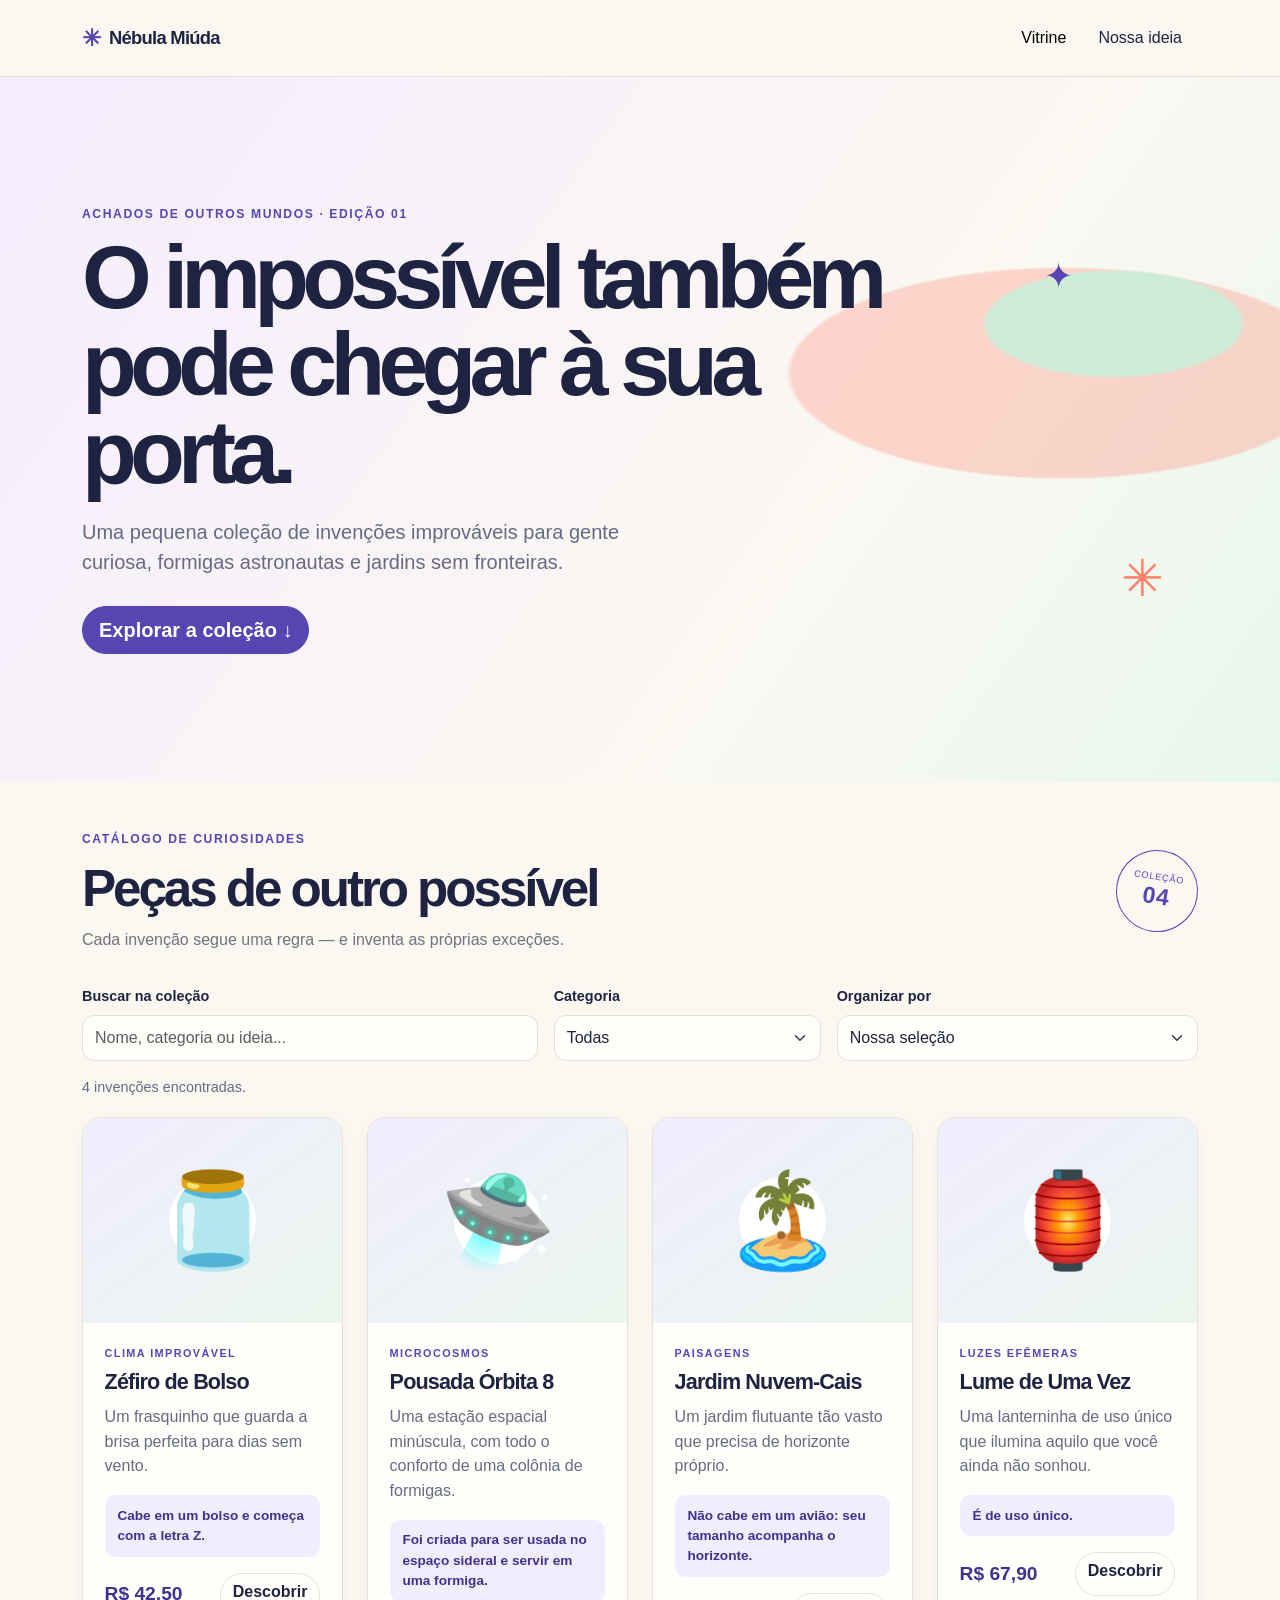
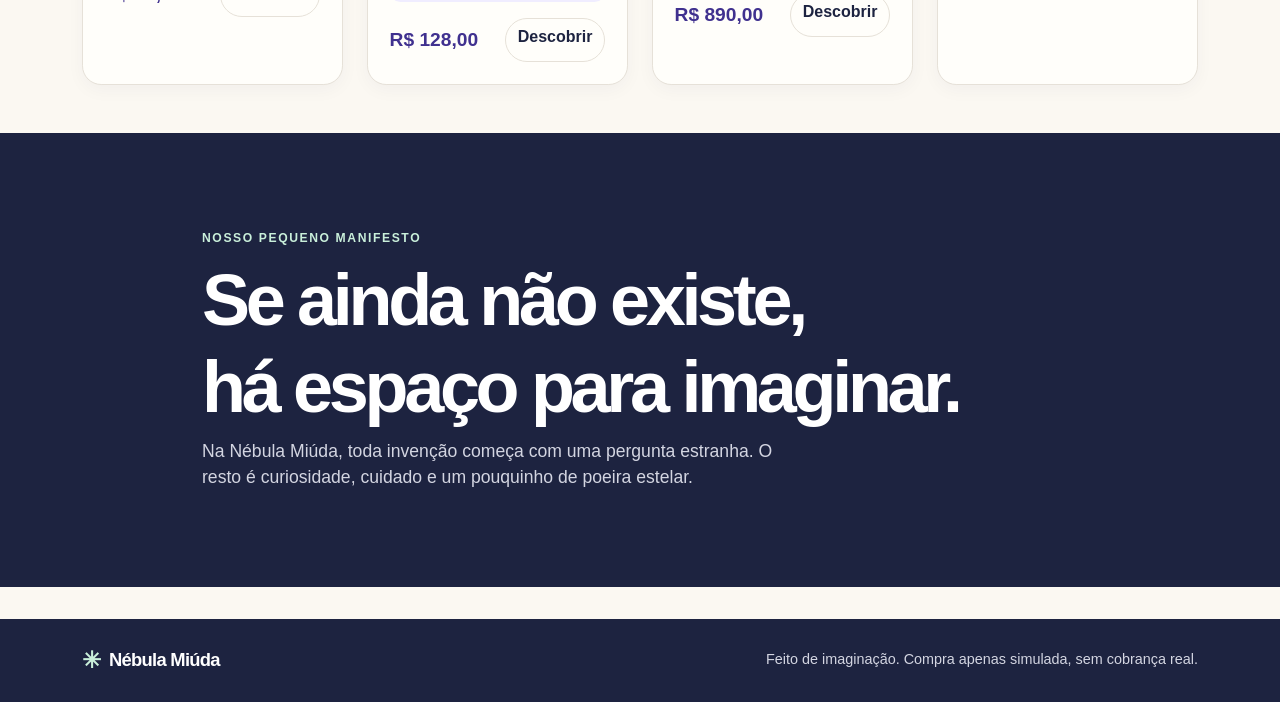
<file: loja-escola/web/index.html>
<!doctype html>
<html lang="pt-BR">
<head>
  <meta charset="utf-8">
  <meta name="viewport" content="width=device-width, initial-scale=1">
  <meta name="description" content="Conheça a Nébula Miúda: objetos inventados para missões que a realidade ainda não inventou.">
  <meta property="og:type" content="website">
  <meta property="og:title" content="Nébula Miúda — uma loja fora da realidade">
  <meta property="og:description" content="Objetos impossíveis, ideias extraordinárias e uma jornada de compra simples.">
  <title>Nébula Miúda | Objetos impossíveis</title>
  <link rel="icon" href="favicon.svg" type="image/svg+xml">
  <link href="https://cdn.jsdelivr.net/npm/bootstrap@5.3.3/dist/css/bootstrap.min.css" rel="stylesheet">
  <link rel="stylesheet" href="css/styles.css">
  <script src="js/catalog.js" defer></script>
  <script src="js/main.js" defer></script>
</head>
<body>
  <a class="skip-link" href="#conteudo">Pular para o conteúdo principal</a>
  <header class="site-header">
    <nav class="navbar navbar-expand-lg" aria-label="Navegação principal">
      <div class="container">
        <a class="navbar-brand" href="index.html"><span class="brand-mark" aria-hidden="true">✳</span> Nébula Miúda</a>
        <button class="navbar-toggler" type="button" data-bs-toggle="collapse" data-bs-target="#menuPrincipal"
          aria-controls="menuPrincipal" aria-expanded="false" aria-label="Abrir menu">
          <span class="navbar-toggler-icon"></span>
        </button>
        <div class="collapse navbar-collapse" id="menuPrincipal">
          <ul class="navbar-nav ms-auto">
            <li class="nav-item"><a class="nav-link active" aria-current="page" href="index.html">Vitrine</a></li>
            <li class="nav-item"><a class="nav-link" href="#manifesto">Nossa ideia</a></li>
          </ul>
        </div>
      </div>
    </nav>
  </header>

  <main id="conteudo">
    <section class="hero">
      <div class="container hero-content">
        <p class="eyebrow">Achados de outros mundos · edição 01</p>
        <h1>O impossível também<br>pode chegar à sua porta.</h1>
        <p class="hero-copy">Uma pequena coleção de invenções improváveis para gente curiosa, formigas astronautas e jardins sem fronteiras.</p>
        <a class="btn btn-primary btn-lg" href="#vitrine">Explorar a coleção <span aria-hidden="true">↓</span></a>
        <span class="hero-orbit orbit-one" aria-hidden="true">✦</span>
        <span class="hero-orbit orbit-two" aria-hidden="true">✳</span>
      </div>
    </section>

    <section id="vitrine" class="container py-5" aria-labelledby="titulo-vitrine">
      <div class="section-heading">
        <div>
          <p class="eyebrow">Catálogo de curiosidades</p>
          <h2 id="titulo-vitrine">Peças de outro possível</h2>
          <p class="text-secondary mb-0">Cada invenção segue uma regra — e inventa as próprias exceções.</p>
        </div>
        <span class="collection-stamp" aria-label="Quatro itens na coleção">COLEÇÃO<br><strong>04</strong></span>
      </div>

      <div class="row g-3 filters" aria-label="Filtros da vitrine">
        <div class="col-md-5">
          <label for="filtroProduto" class="form-label">Buscar na coleção</label>
          <input id="filtroProduto" class="form-control" type="search" placeholder="Nome, categoria ou ideia..." autocomplete="off">
        </div>
        <div class="col-sm-6 col-md-3">
          <label for="filtroCategoria" class="form-label">Categoria</label>
          <select id="filtroCategoria" class="form-select">
            <option value="">Todas</option>
          </select>
        </div>
        <div class="col-sm-6 col-md-4">
          <label for="ordenacao" class="form-label">Organizar por</label>
          <select id="ordenacao" class="form-select">
            <option value="featured">Nossa seleção</option>
            <option value="name">Nome (A–Z)</option>
            <option value="price-asc">Menor preço</option>
            <option value="price-desc">Maior preço</option>
          </select>
        </div>
      </div>
      <p id="mensagemFiltro" class="filter-status" role="status" aria-live="polite"></p>
      <div class="row g-4" id="listaProdutos"></div>
    </section>

    <section id="manifesto" class="manifesto">
      <div class="container manifesto-inner">
        <p class="eyebrow">Nosso pequeno manifesto</p>
        <h2>Se ainda não existe,<br>há espaço para imaginar.</h2>
        <p>Na Nébula Miúda, toda invenção começa com uma pergunta estranha. O resto é curiosidade, cuidado e um pouquinho de poeira estelar.</p>
      </div>
    </section>
  </main>

  <footer class="site-footer py-4">
    <div class="container footer-inner">
      <a class="navbar-brand" href="index.html"><span class="brand-mark" aria-hidden="true">✳</span> Nébula Miúda</a>
      <p class="mb-0">Feito de imaginação. Compra apenas simulada, sem cobrança real.</p>
    </div>
  </footer>
  <script src="https://cdn.jsdelivr.net/npm/bootstrap@5.3.3/dist/js/bootstrap.bundle.min.js" defer></script>
</body>
</html>
</file>
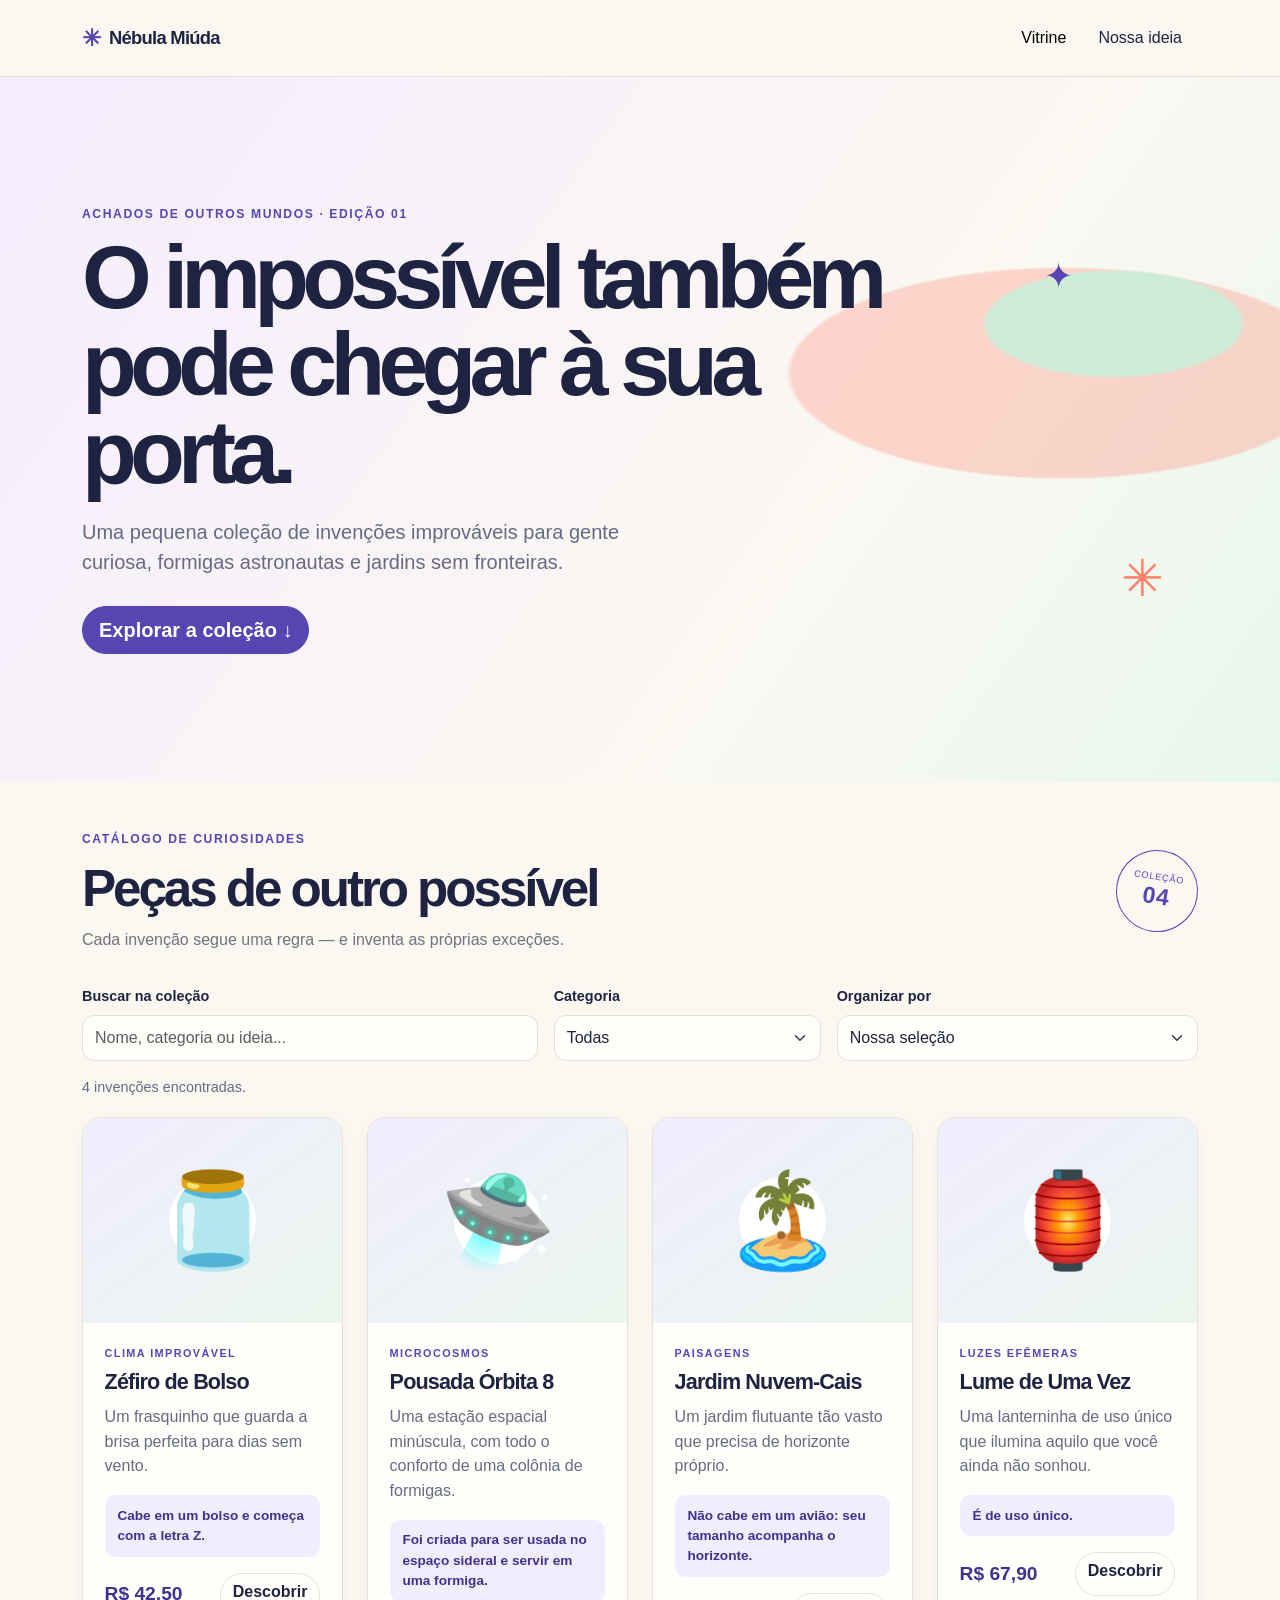
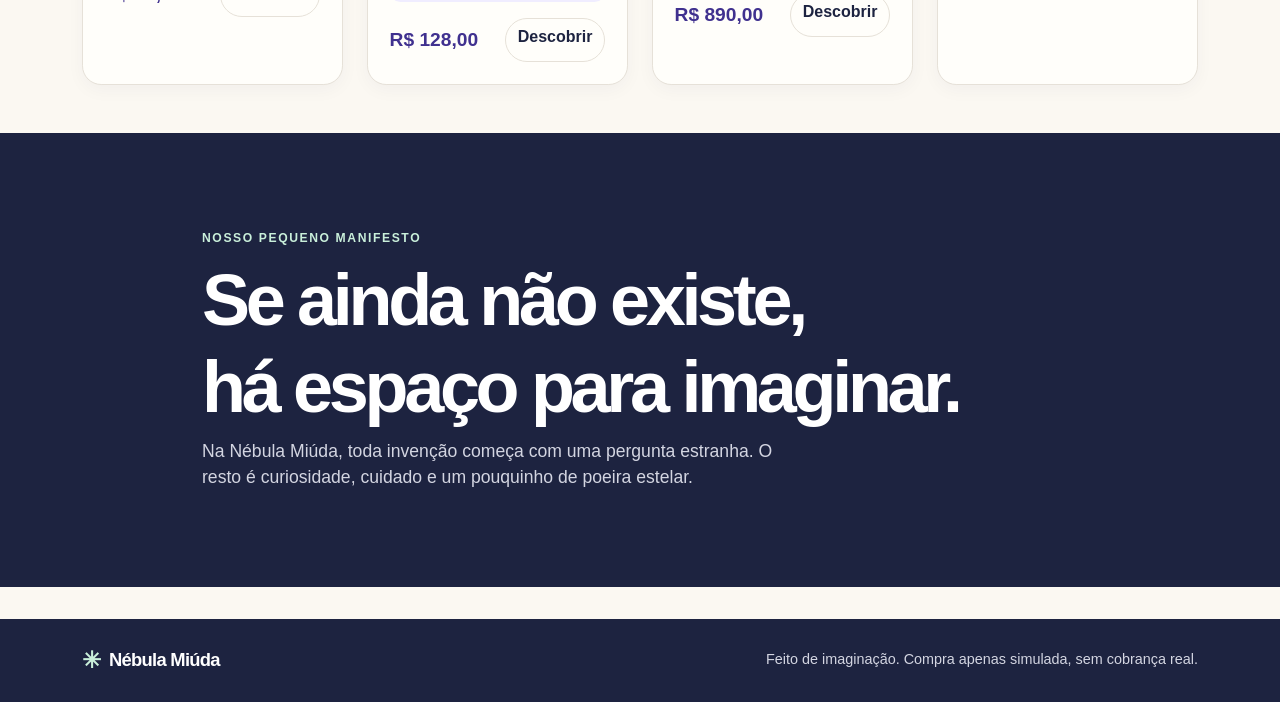
<file: loja-escola/web/checkout.html>
<!doctype html>
<html lang="pt-BR">
<head>
  <meta charset="utf-8">
  <meta name="viewport" content="width=device-width, initial-scale=1">
  <meta name="description" content="Revise seu pedido imaginário e informe os dados para concluir a simulação de compra.">
  <meta property="og:type" content="website">
  <meta property="og:title" content="Finalizar pedido | Nébula Miúda">
  <meta property="og:description" content="Confira sua invenção e conclua a compra simulada.">
  <title>Finalizar pedido | Nébula Miúda</title>
  <link rel="icon" href="favicon.svg" type="image/svg+xml">
  <link href="https://cdn.jsdelivr.net/npm/bootstrap@5.3.3/dist/css/bootstrap.min.css" rel="stylesheet">
  <link rel="stylesheet" href="css/styles.css">
  <script src="js/catalog.js" defer></script>
  <script src="js/checkout.js" defer></script>
</head>
<body>
  <a class="skip-link" href="#conteudo">Pular para o conteúdo principal</a>
  <header class="site-header">
    <nav class="navbar" aria-label="Navegação principal">
      <div class="container">
        <a class="navbar-brand" href="index.html"><span class="brand-mark" aria-hidden="true">✳</span> Nébula Miúda</a>
        <a class="nav-link" href="index.html">Continuar explorando</a>
      </div>
    </nav>
  </header>
  <main id="conteudo" class="container py-5">
    <div class="row g-5 checkout-row">
      <section class="col-lg-7" aria-labelledby="titulo-checkout">
        <p class="eyebrow">Quase em órbita</p>
        <h1 id="titulo-checkout">Só falta combinar a entrega.</h1>
        <p class="text-secondary">Esta é uma compra fictícia para fins educativos. Nenhum pagamento será cobrado.</p>
        <form id="checkoutForm" novalidate>
          <fieldset class="mb-5">
            <legend class="h4">Quem recebe?</legend>
            <div class="row g-3">
              <div class="col-md-7">
                <label for="nome" class="form-label">Nome completo</label>
                <input class="form-control" id="nome" name="nome" type="text" autocomplete="name" required>
                <div class="invalid-feedback">Informe seu nome completo.</div>
              </div>
              <div class="col-md-5">
                <label for="telefone" class="form-label">Telefone <span class="text-secondary">(opcional)</span></label>
                <input class="form-control" id="telefone" name="telefone" type="tel" autocomplete="tel" inputmode="tel" placeholder="(11) 99999-9999">
              </div>
              <div class="col-12">
                <label for="email" class="form-label">E-mail</label>
                <input class="form-control" id="email" name="email" type="email" autocomplete="email" required>
                <div class="invalid-feedback">Informe um e-mail válido.</div>
              </div>
            </div>
          </fieldset>

          <fieldset class="mb-5">
            <legend class="h4">Onde a invenção vai pousar?</legend>
            <div class="row g-3">
              <div class="col-md-5">
                <label for="cep" class="form-label">CEP</label>
                <div class="input-group">
                  <input class="form-control" id="cep" name="cep" type="text" inputmode="numeric" autocomplete="postal-code" placeholder="00000-000" maxlength="9" aria-describedby="ajudaCep" required>
                  <button class="btn btn-outline-dark" id="buscarCep" type="button">Buscar CEP</button>
                  <div class="invalid-feedback">Informe um CEP válido com oito números.</div>
                </div>
                <div id="ajudaCep" class="form-text">Digite oito números para preencher o endereço.</div>
              </div>
              <div class="col-md-7">
                <label for="logradouro" class="form-label">Logradouro</label>
                <input class="form-control" id="logradouro" name="logradouro" type="text" autocomplete="address-line1" required>
                <div class="invalid-feedback">Informe o logradouro.</div>
              </div>
              <div class="col-md-3">
                <label for="numero" class="form-label">Número</label>
                <input class="form-control" id="numero" name="numero" type="text" autocomplete="off" required>
                <div class="invalid-feedback">Informe o número.</div>
              </div>
              <div class="col-md-9">
                <label for="complemento" class="form-label">Complemento <span class="text-secondary">(opcional)</span></label>
                <input class="form-control" id="complemento" name="complemento" type="text" autocomplete="address-line2">
              </div>
              <div class="col-md-5">
                <label for="bairro" class="form-label">Bairro</label>
                <input class="form-control" id="bairro" name="bairro" type="text" autocomplete="address-level3">
              </div>
              <div class="col-md-5">
                <label for="cidade" class="form-label">Cidade</label>
                <input class="form-control" id="cidade" name="cidade" type="text" autocomplete="address-level2" required>
                <div class="invalid-feedback">Informe a cidade.</div>
              </div>
              <div class="col-md-2">
                <label for="estado" class="form-label">UF</label>
                <input class="form-control" id="estado" name="estado" type="text" maxlength="2" autocomplete="address-level1" required>
                <div class="invalid-feedback">Informe a UF.</div>
              </div>
            </div>
            <p id="cepFeedback" class="mt-3 mb-0" role="status" aria-live="polite"></p>
          </fieldset>

          <fieldset class="mb-4">
            <legend class="h4">Como pretende pagar?</legend>
            <label for="pagamento" class="form-label">Forma de pagamento simulada</label>
            <select class="form-select" id="pagamento" name="pagamento" required>
              <option value="">Selecione uma opção</option>
              <option value="pix">Pix imaginário</option>
              <option value="credito">Cartão intergaláctico</option>
              <option value="boleto">Boleto para outra dimensão</option>
            </select>
            <div class="invalid-feedback">Escolha uma forma de pagamento.</div>
          </fieldset>
          <div class="form-check mb-4">
            <input class="form-check-input" id="termos" name="termos" type="checkbox" required>
            <label class="form-check-label" for="termos">Entendi que esta compra é uma simulação educacional.</label>
            <div class="invalid-feedback">Confirme que entendeu a simulação.</div>
          </div>
          <button class="btn btn-primary btn-lg" type="submit">Concluir pedido simulado</button>
        </form>
      </section>

      <aside class="col-lg-5" aria-labelledby="titulo-resumo">
        <div class="summary-box">
          <p class="eyebrow">Sua encomenda</p>
          <h2 id="titulo-resumo" class="h3">Resumo do pedido</h2>
          <div id="itemResumo" class="summary-product" aria-live="polite"></div>
          <div class="mb-3">
            <label for="quantidadePedido" class="form-label">Quantidade</label>
            <input class="form-control quantity-field" id="quantidadePedido" type="number" min="1" max="10" value="1" required>
          </div>
          <div class="summary-line"><span>Subtotal</span><span id="subtotalPedido"></span></div>
          <div class="summary-line"><span>Entrega</span><span id="fretePedido"></span></div>
          <hr>
          <div class="summary-line summary-total"><span>Total</span><span id="totalPedido"></span></div>
          <p class="small text-secondary mt-3 mb-0">Entrega grátis para pedidos acima de R$ 300,00. Abaixo disso, taxa fictícia de R$ 18,00.</p>
        </div>
      </aside>
    </div>
  </main>
  <footer class="site-footer py-4"><div class="container footer-inner"><a class="navbar-brand" href="index.html"><span class="brand-mark" aria-hidden="true">✳</span> Nébula Miúda</a><p class="mb-0">Nenhuma cobrança real será realizada.</p></div></footer>
</body>
</html>
</file>
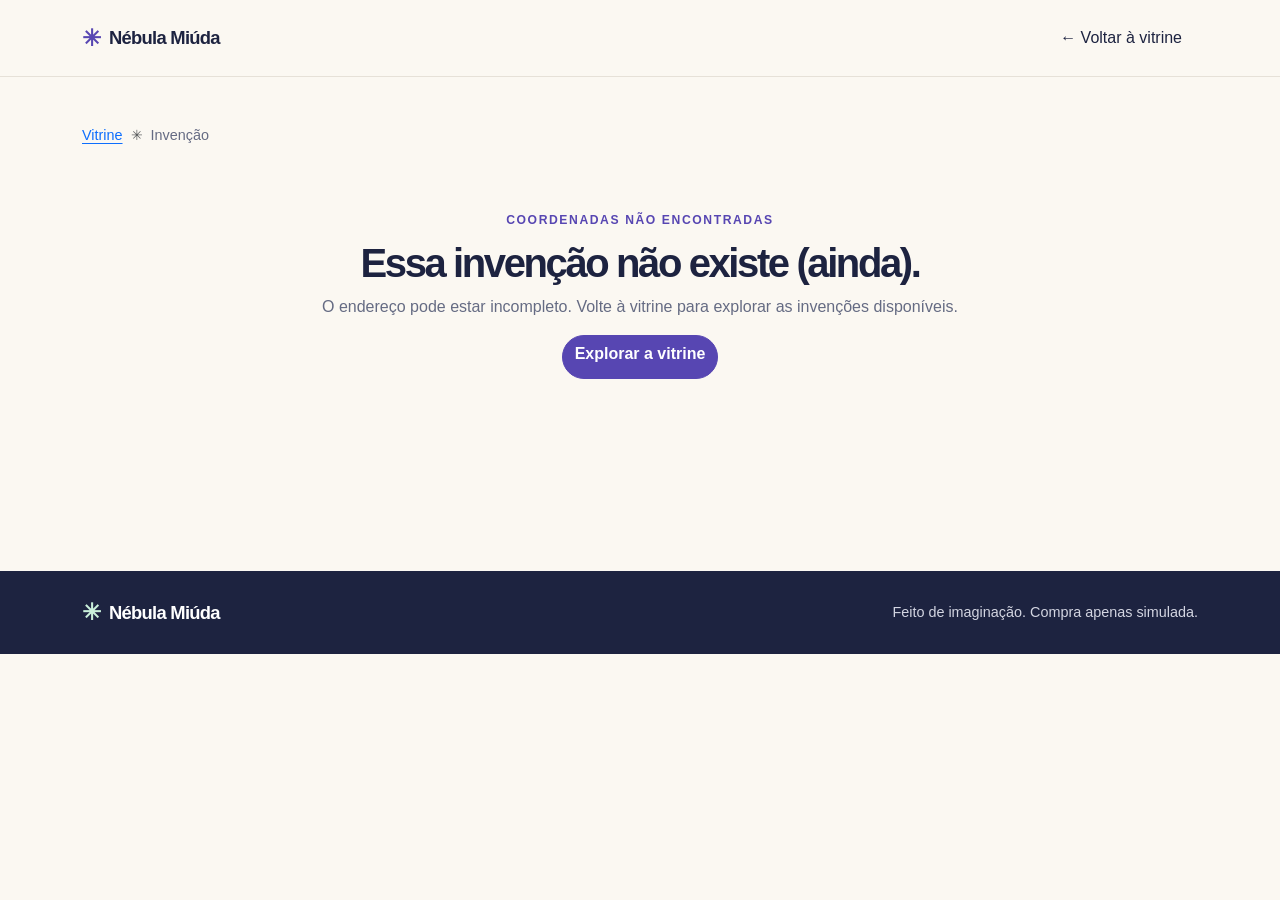
<file: loja-escola/web/produto.html>
<!doctype html>
<html lang="pt-BR">
<head>
  <meta charset="utf-8">
  <meta name="viewport" content="width=device-width, initial-scale=1">
  <meta name="description" content="Detalhes de uma invenção improvável da Nébula Miúda.">
  <meta property="og:type" content="product">
  <meta property="og:title" content="Descubra uma invenção | Nébula Miúda">
  <meta property="og:description" content="Uma invenção improvável, detalhada para você.">
  <title>Descubra uma invenção | Nébula Miúda</title>
  <link rel="icon" href="favicon.svg" type="image/svg+xml">
  <link href="https://cdn.jsdelivr.net/npm/bootstrap@5.3.3/dist/css/bootstrap.min.css" rel="stylesheet">
  <link rel="stylesheet" href="css/styles.css">
  <script src="js/catalog.js" defer></script>
  <script src="js/product.js" defer></script>
</head>
<body>
  <a class="skip-link" href="#conteudo">Pular para o conteúdo principal</a>
  <header class="site-header">
    <nav class="navbar" aria-label="Navegação principal">
      <div class="container">
        <a class="navbar-brand" href="index.html"><span class="brand-mark" aria-hidden="true">✳</span> Nébula Miúda</a>
        <a class="nav-link" href="index.html">← Voltar à vitrine</a>
      </div>
    </nav>
  </header>
  <main id="conteudo" class="container py-5">
    <nav aria-label="Caminho de navegação">
      <ol class="breadcrumb">
        <li class="breadcrumb-item"><a href="index.html">Vitrine</a></li>
        <li class="breadcrumb-item active" aria-current="page" id="breadcrumbProduto">Invenção</li>
      </ol>
    </nav>
    <div id="produtoIndisponivel" class="empty-state" hidden>
      <p class="eyebrow">Coordenadas não encontradas</p>
      <h1>Essa invenção não existe (ainda).</h1>
      <p>O endereço pode estar incompleto. Volte à vitrine para explorar as invenções disponíveis.</p>
      <a class="btn btn-primary" href="index.html">Explorar a vitrine</a>
    </div>
    <article id="produtoDetalhe" class="row g-5 align-items-center product-detail-row" hidden>
      <div class="col-lg-6">
        <div id="produtoIlustracao" class="product-detail-art" role="img"></div>
      </div>
      <div class="col-lg-6">
        <p id="produtoCategoria" class="eyebrow"></p>
        <h1 id="produtoNome"></h1>
        <p id="produtoDescricao" class="lead"></p>
        <p id="produtoRegra" class="product-rule"></p>
        <p id="produtoPreco" class="price price-large"></p>
        <section class="product-details mb-4" aria-labelledby="titulo-detalhes">
          <h2 id="titulo-detalhes" class="h4">Ficha da invenção</h2>
          <ul id="produtoFicha"></ul>
        </section>
        <form id="formProduto" class="purchase-form">
          <div class="mb-3">
            <label for="quantidade" class="form-label">Quantidade</label>
            <input class="form-control quantity-field" id="quantidade" name="quantidade" type="number" min="1" max="10" value="1" required>
            <div class="form-text">Até 10 unidades por pedido simulado.</div>
          </div>
          <button class="btn btn-primary btn-lg" type="submit">Levar para o checkout</button>
        </form>
        <p id="produtoFeedback" class="mt-3" role="status" aria-live="polite"></p>
      </div>
    </article>
  </main>
  <footer class="site-footer py-4"><div class="container footer-inner"><a class="navbar-brand" href="index.html"><span class="brand-mark" aria-hidden="true">✳</span> Nébula Miúda</a><p class="mb-0">Feito de imaginação. Compra apenas simulada.</p></div></footer>
</body>
</html>
</file>
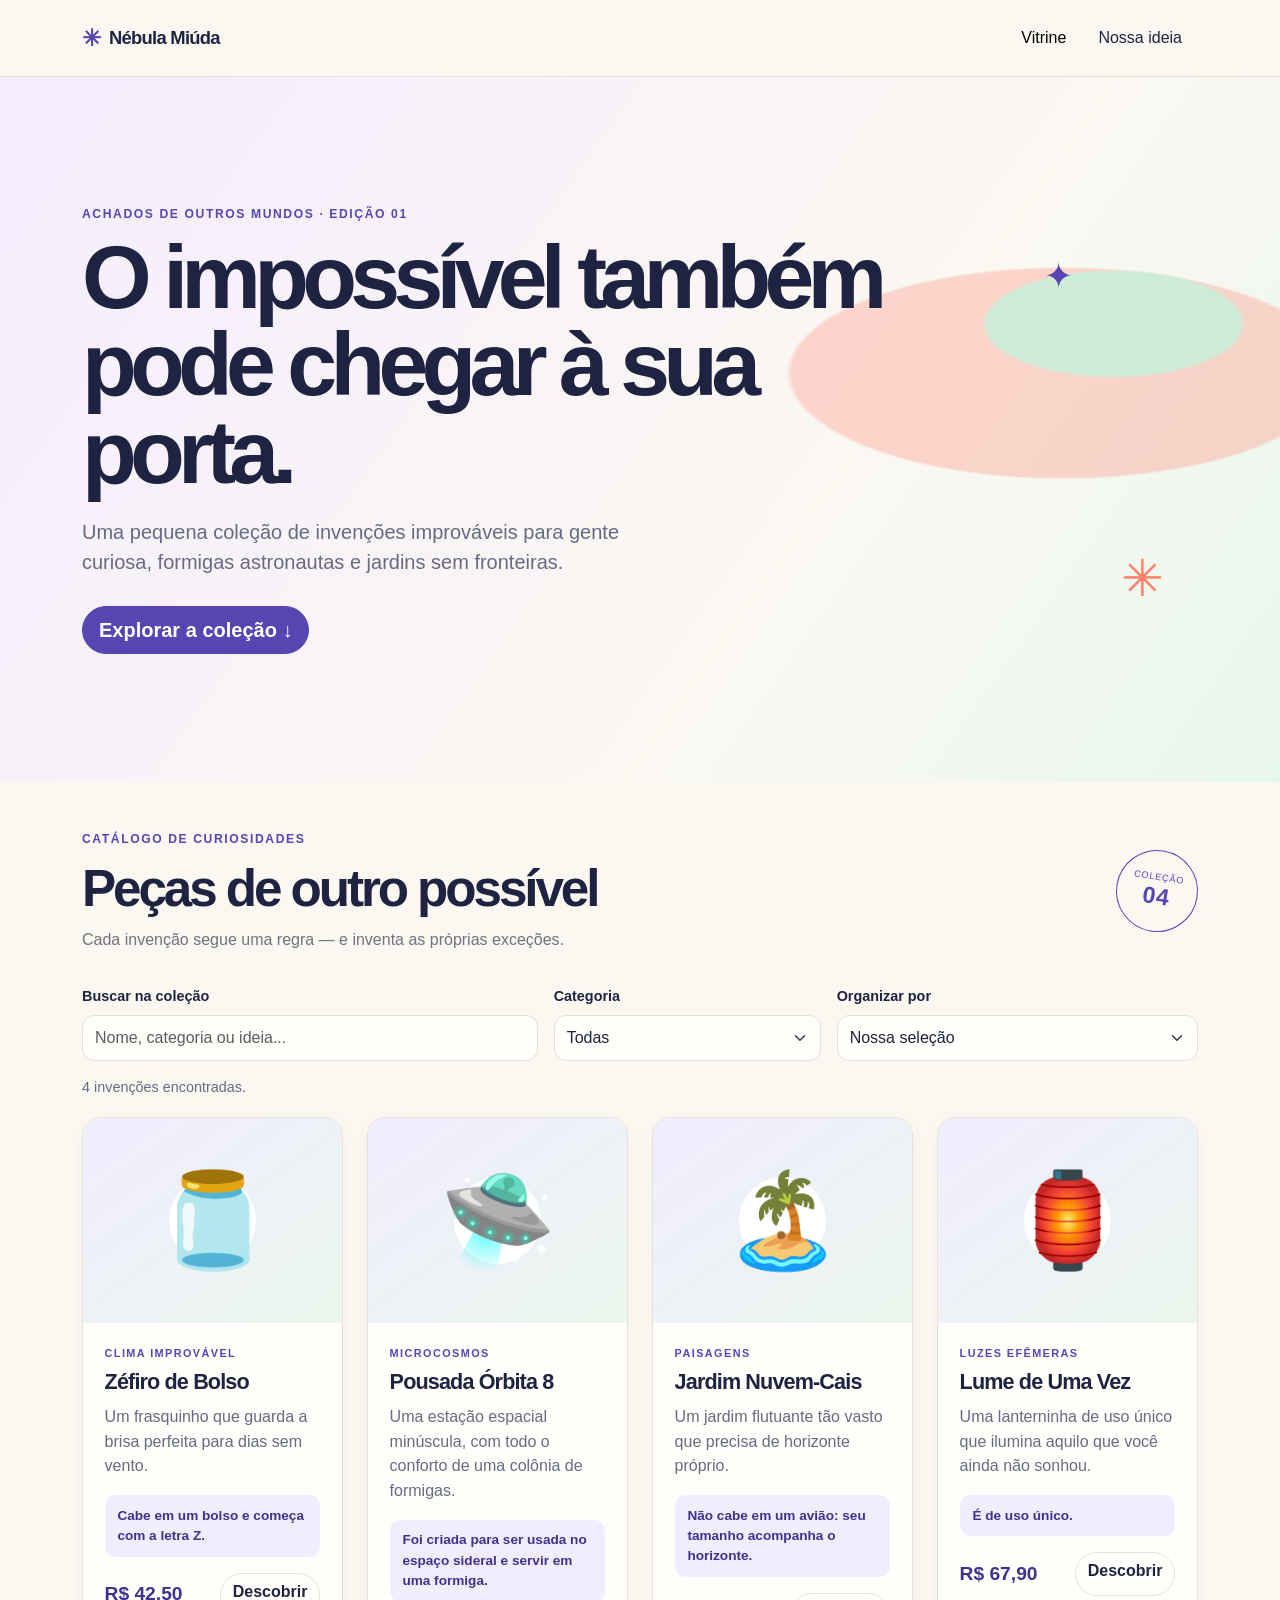
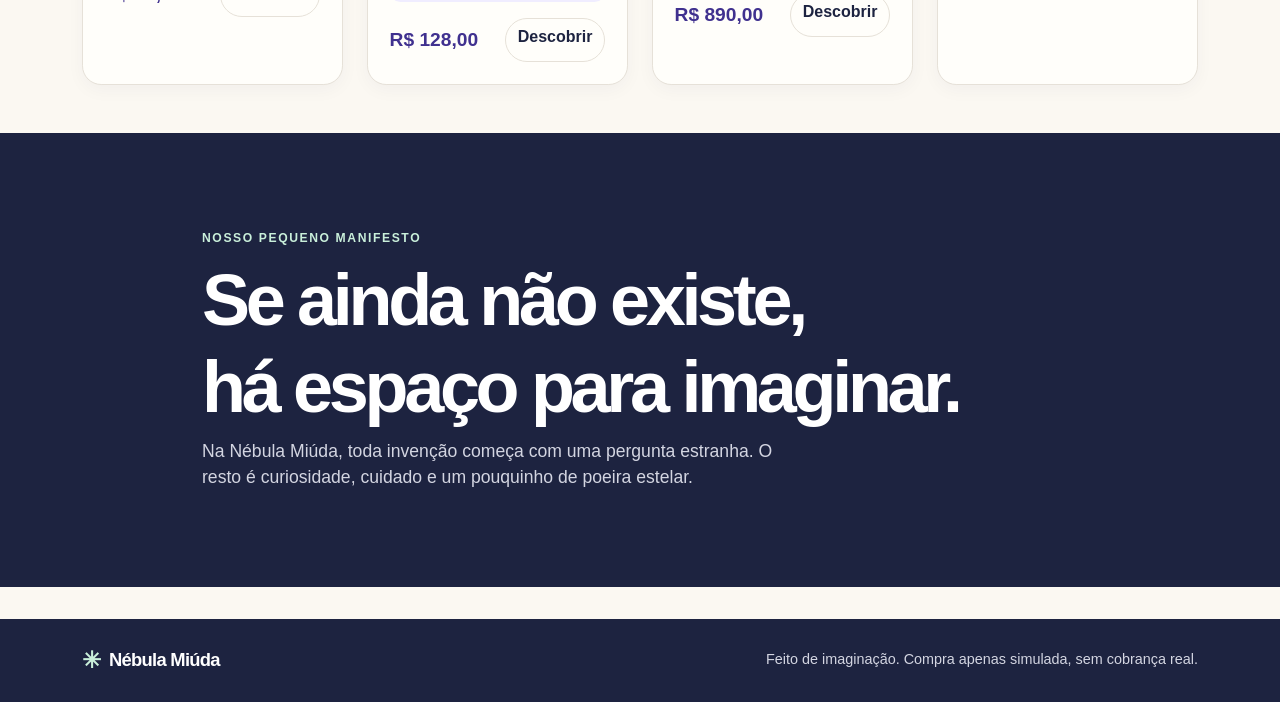
<file: loja-escola/web/sucesso.html>
<!doctype html>
<html lang="pt-BR">
<head>
  <meta charset="utf-8">
  <meta name="viewport" content="width=device-width, initial-scale=1">
  <meta name="description" content="Resumo do seu pedido simulado na Nébula Miúda.">
  <meta property="og:type" content="website">
  <meta property="og:title" content="Pedido concluído | Nébula Miúda">
  <meta property="og:description" content="Sua encomenda imaginária já está em órbita.">
  <title>Pedido concluído | Nébula Miúda</title>
  <link rel="icon" href="favicon.svg" type="image/svg+xml">
  <link href="https://cdn.jsdelivr.net/npm/bootstrap@5.3.3/dist/css/bootstrap.min.css" rel="stylesheet">
  <link rel="stylesheet" href="css/styles.css">
  <script src="js/catalog.js" defer></script>
  <script src="js/success.js" defer></script>
</head>
<body>
  <a class="skip-link" href="#conteudo">Pular para o conteúdo principal</a>
  <header class="site-header">
    <nav class="navbar" aria-label="Navegação principal">
      <div class="container"><a class="navbar-brand" href="index.html"><span class="brand-mark" aria-hidden="true">✳</span> Nébula Miúda</a></div>
    </nav>
  </header>
  <main id="conteudo" class="container py-5">
    <section class="success-panel mx-auto text-center" aria-labelledby="titulo-sucesso">
      <div class="success-icon" aria-hidden="true">✦</div>
      <p class="eyebrow">Tudo pronto para decolar</p>
      <h1 id="titulo-sucesso">Sua ideia já está a caminho.</h1>
      <p class="lead" id="mensagemCliente"></p>
      <dl class="order-data">
        <div><dt>Número do pedido</dt><dd id="numeroPedido"></dd></div>
        <div><dt>Invenção</dt><dd id="produtoPedido"></dd></div>
        <div><dt>Quantidade</dt><dd id="quantidadePedido"></dd></div>
        <div><dt>Total simulado</dt><dd id="totalPedido"></dd></div>
        <div><dt>Status</dt><dd>Simulação concluída</dd></div>
      </dl>
      <a class="btn btn-primary" href="index.html">Voltar à vitrine</a>
    </section>
  </main>
  <footer class="site-footer py-4"><div class="container footer-inner"><a class="navbar-brand" href="index.html"><span class="brand-mark" aria-hidden="true">✳</span> Nébula Miúda</a><p class="mb-0">Compra simulada. Nenhuma cobrança foi realizada.</p></div></footer>
</body>
</html>
</file>
<file: loja-escola/web/css/styles.css>
:root {
  --ink: #1d2340;
  --muted: #656b83;
  --paper: #fbf8f2;
  --surface: #fffefa;
  --line: #e6e1d8;
  --violet: #5746b2;
  --violet-dark: #40318f;
  --coral: #ff806b;
  --mint: #c9efda;
  --shadow: 0 18px 45px rgb(34 31 68 / 8%);
  --bs-primary: var(--violet);
  --bs-primary-rgb: 87, 70, 178;
  --bs-body-color: var(--ink);
  --bs-body-bg: var(--paper);
  --bs-link-color: var(--violet);
  --bs-link-hover-color: var(--violet-dark);
}

body {
  color: var(--ink);
  background: var(--paper);
  font-family: "Trebuchet MS", "Segoe UI", sans-serif;
}

[hidden] { display: none !important; }
a { text-underline-offset: .2em; }
a:focus-visible, button:focus-visible, input:focus-visible, select:focus-visible {
  outline: 3px solid var(--coral);
  outline-offset: 3px;
}

.skip-link {
  position: absolute;
  top: -5rem;
  left: 1rem;
  z-index: 1100;
  padding: .8rem 1rem;
  border-radius: .5rem;
  color: #fff;
  background: var(--ink);
}
.skip-link:focus { top: 1rem; }

.site-header {
  position: relative;
  z-index: 2;
  border-bottom: 1px solid var(--line);
  background: var(--paper);
}
.navbar { min-height: 76px; }
.navbar-brand {
  display: inline-flex;
  align-items: center;
  gap: .55rem;
  color: var(--ink);
  font-size: 1.15rem;
  font-weight: 800;
  letter-spacing: -.04em;
}
.navbar-brand:hover { color: var(--violet); }
.brand-mark { color: var(--violet); font-size: 1.45rem; }
.nav-link { min-height: 44px; padding: .7rem 1rem !important; color: var(--ink); }
.nav-link:hover, .nav-link.active { color: var(--violet); }

.hero {
  position: relative;
  overflow: hidden;
  padding: clamp(4rem, 10vw, 8rem) 0;
  background:
    radial-gradient(ellipse at 87% 35%, rgb(201 239 218 / 90%) 0 8%, transparent 8.4%),
    radial-gradient(ellipse at 83% 42%, rgb(255 128 107 / 30%) 0 18%, transparent 18.4%),
    linear-gradient(125deg, #f3edff 0%, #fbf8f2 63%, #e8f7ed 100%);
}
.hero-content { position: relative; }
.hero h1 {
  max-width: 800px;
  margin: 0 0 1.25rem;
  font-size: clamp(2.6rem, 7vw, 5.7rem);
  font-weight: 800;
  letter-spacing: -.075em;
  line-height: .98;
}
.hero-copy { max-width: 590px; margin-bottom: 1.8rem; color: var(--muted); font-size: clamp(1.05rem, 2vw, 1.25rem); }
.eyebrow, .product-category {
  margin-bottom: .65rem;
  color: var(--violet);
  font-size: .76rem;
  font-weight: 800;
  letter-spacing: .13em;
  text-transform: uppercase;
}
.hero-orbit { position: absolute; color: var(--violet); font-size: 2.2rem; }
.orbit-one { top: 10%; right: 12%; }
.orbit-two { right: 4%; bottom: 8%; color: var(--coral); font-size: 3.2rem; }

.btn {
  min-height: 44px;
  border-radius: 999px;
  font-weight: 700;
}
.btn-primary { --bs-btn-bg: var(--violet); --bs-btn-border-color: var(--violet); --bs-btn-hover-bg: var(--violet-dark); --bs-btn-hover-border-color: var(--violet-dark); --bs-btn-active-bg: var(--violet-dark); }
.btn-outline-dark { --bs-btn-color: var(--ink); --bs-btn-border-color: var(--line); --bs-btn-hover-bg: var(--ink); --bs-btn-hover-border-color: var(--ink); }

.section-heading { display: flex; align-items: center; justify-content: space-between; gap: 1rem; margin-bottom: 2rem; }
.section-heading h2, .manifesto h2 { font-size: clamp(2rem, 4vw, 3.2rem); font-weight: 800; letter-spacing: -.06em; }
.collection-stamp {
  display: grid;
  width: 82px;
  height: 82px;
  flex: 0 0 auto;
  place-content: center;
  border: 1px solid var(--violet);
  border-radius: 50%;
  color: var(--violet);
  font-size: .58rem;
  letter-spacing: .08em;
  line-height: 1.2;
  text-align: center;
  transform: rotate(9deg);
}
.collection-stamp strong { font-size: 1.45rem; }
.filters { margin-bottom: 1rem; }
.form-label { color: var(--ink); font-size: .9rem; font-weight: 700; }
.form-control, .form-select {
  min-height: 46px;
  border-color: var(--line);
  border-radius: .75rem;
  background-color: var(--surface);
}
.form-control:focus, .form-select:focus { border-color: var(--violet); box-shadow: 0 0 0 .2rem rgb(87 70 178 / 15%); }
.filter-status { min-height: 1.5rem; margin: .5rem 0 1rem; color: var(--muted); font-size: .9rem; }

.product-card {
  overflow: hidden;
  border: 1px solid var(--line);
  border-radius: 1.2rem;
  background: var(--surface);
  box-shadow: 0 5px 18px rgb(34 31 68 / 4%);
  transition: transform .2s ease, box-shadow .2s ease;
}
.product-card:hover { transform: translateY(-5px); box-shadow: var(--shadow); }
.product-art, .product-detail-art {
  display: grid;
  place-items: center;
  overflow: hidden;
  background:
    radial-gradient(circle at 50% 50%, #fff 0 26%, transparent 26.5%),
    linear-gradient(145deg, #f1edff, #eaf6ed);
}
.product-art { min-height: 205px; font-size: 5.8rem; }
.product-card-body { display: flex; min-height: 245px; flex-direction: column; padding: 1.35rem; }
.product-category { margin-bottom: .5rem; font-size: .68rem; }
.product-name { margin-bottom: .6rem; font-size: 1.35rem; font-weight: 800; letter-spacing: -.04em; }
.product-description { color: var(--muted); line-height: 1.55; }
.product-rule {
  margin: 0 0 1rem;
  padding: .65rem .8rem;
  border-radius: .65rem;
  color: var(--violet-dark);
  background: #f0edff;
  font-size: .85rem;
  font-weight: 700;
}
.product-card-footer { display: flex; align-items: center; justify-content: space-between; gap: .75rem; margin-top: auto; }
.price { color: var(--violet-dark); font-size: 1.2rem; font-weight: 800; }

.manifesto { padding: clamp(3rem, 8vw, 6rem) 0; color: #fff; background: var(--ink); }
.manifesto-inner { max-width: 900px; }
.manifesto .eyebrow { color: var(--mint); }
.manifesto h2 { font-size: clamp(2.3rem, 6vw, 4.5rem); }
.manifesto p:last-child { max-width: 600px; margin-bottom: 0; color: #d3d5e1; font-size: 1.1rem; }

.breadcrumb { --bs-breadcrumb-divider: "✳"; font-size: .9rem; }
.breadcrumb-item.active { color: var(--muted); }
.product-detail-art { min-height: 440px; border: 1px solid var(--line); border-radius: 1.5rem; font-size: 11rem; }
.product-details { padding: 1.2rem 1.4rem; border-radius: 1rem; background: #f0edff; }
.product-details h2 { font-weight: 800; }
.product-details li { margin: .5rem 0; }
.price-large { margin: .8rem 0 1.5rem; font-size: 2.2rem; }
.quantity-field { max-width: 145px; }
.empty-state { max-width: 640px; margin: 4rem auto 7rem; text-align: center; }
.empty-state h1 { font-weight: 800; letter-spacing: -.06em; }
.empty-state p:not(.eyebrow) { color: var(--muted); }

.summary-box {
  position: sticky;
  top: 1rem;
  padding: 1.5rem;
  border: 1px solid var(--line);
  border-radius: 1.2rem;
  background: var(--surface);
  box-shadow: var(--shadow);
}
.summary-box h2 { margin-bottom: 1.25rem; font-weight: 800; }
.summary-product { min-height: 4.5rem; padding: .9rem 0; border-top: 1px solid var(--line); }
.summary-name { margin-bottom: .2rem; font-size: 1.1rem; font-weight: 800; }
.summary-line { display: flex; justify-content: space-between; gap: 1rem; margin-top: .75rem; }
.summary-total { font-size: 1.2rem; font-weight: 800; }
.feedback-error { color: #a32626; }
.feedback-success { color: #17613c; }
.feedback-loading { color: var(--violet); }

.success-panel { max-width: 720px; padding: clamp(1.5rem, 5vw, 3.5rem); border: 1px solid var(--line); border-radius: 1.5rem; background: var(--surface); box-shadow: var(--shadow); }
.success-icon { display: grid; width: 76px; height: 76px; place-items: center; margin: 0 auto 1.5rem; border-radius: 50%; color: var(--violet); background: var(--mint); font-size: 2.4rem; }
.success-panel h1 { font-size: clamp(2rem, 5vw, 3.3rem); font-weight: 800; letter-spacing: -.06em; }
.order-data { display: grid; gap: .75rem; margin: 2rem 0; text-align: left; }
.order-data > div { display: flex; justify-content: space-between; gap: 1rem; padding: .9rem 1rem; border: 1px solid var(--line); border-radius: .7rem; }
.order-data dt { color: var(--muted); font-weight: 500; }
.order-data dd { margin: 0; font-weight: 800; text-align: right; }

.site-footer { margin-top: 2rem; color: #fff; background: var(--ink); }
.footer-inner { display: flex; align-items: center; justify-content: space-between; gap: 1rem; }
.site-footer .navbar-brand { color: #fff; }
.site-footer .brand-mark { color: var(--mint); }
.site-footer p { color: #d3d5e1; font-size: .9rem; }

@media (max-width: 767.98px) {
  .product-detail-row, .checkout-row { --bs-gutter-x: 1.5rem; }
  .hero { background:
    radial-gradient(ellipse at 95% 85%, rgb(201 239 218 / 90%) 0 8%, transparent 8.5%),
    linear-gradient(125deg, #f3edff, #fbf8f2 75%); }
  .orbit-one { top: 3%; right: 10%; }
  .orbit-two { right: 2%; bottom: 5%; }
  .product-detail-art { min-height: 300px; font-size: 8rem; }
  .summary-box { position: static; }
  .footer-inner { align-items: flex-start; flex-direction: column; }
}

@media (max-width: 420px) {
  .section-heading { align-items: flex-start; }
  .collection-stamp { width: 64px; height: 64px; font-size: .48rem; }
  .product-card-footer { align-items: flex-start; flex-direction: column; }
  .order-data > div { flex-direction: column; gap: .2rem; }
  .order-data dd { text-align: left; }
}

@media (prefers-reduced-motion: reduce) {
  *, *::before, *::after { scroll-behavior: auto !important; transition-duration: .01ms !important; animation-duration: .01ms !important; animation-iteration-count: 1 !important; }
}
</file>
